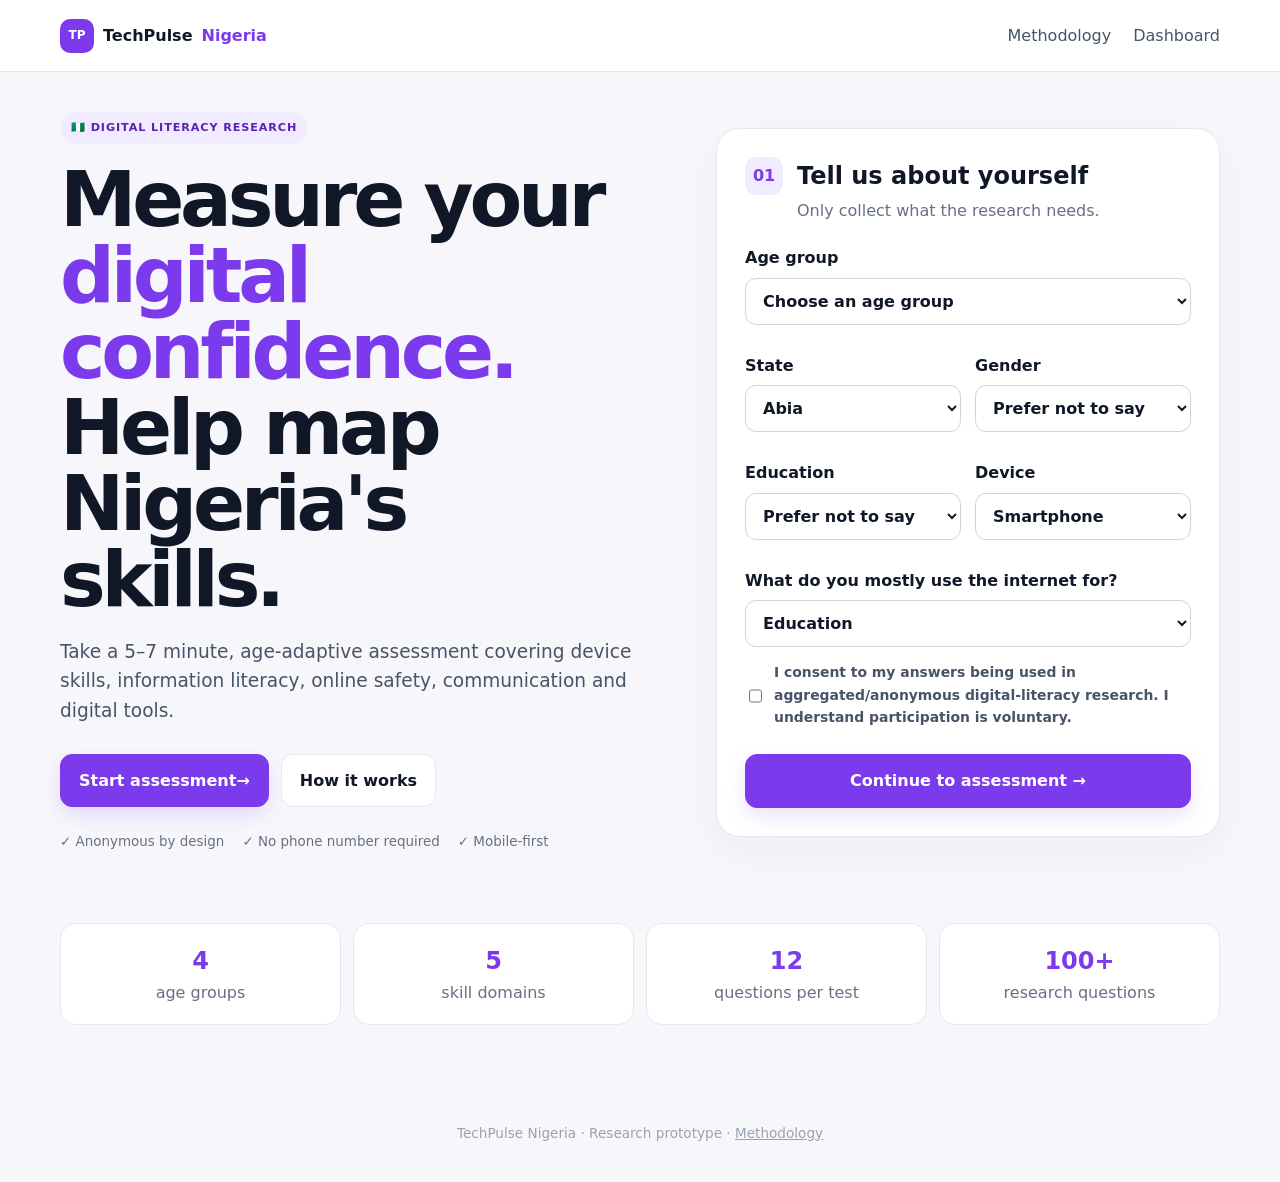
<file: index.html>
<!doctype html><html lang="en"><head><meta charset="utf-8"><meta name="viewport" content="width=device-width,initial-scale=1"><meta name="description" content="TechPulse Nigeria — age-adaptive digital literacy research assessment"><title>TechPulse Nigeria | Digital Literacy Index</title><link rel="stylesheet" href="css/style.css"></head><body>
<header class="nav"><a class="brand" href="index.html"><span class="logo">TP</span> TechPulse <em>Nigeria</em></a><nav><a href="idea.html">Methodology</a><a href="admin.html">Dashboard</a></nav></header>
<main class="container hero"><section class="hero-copy"><span class="pill">🇳🇬 DIGITAL LITERACY RESEARCH</span><h1>Measure your <span>digital confidence.</span> Help map Nigeria's skills.</h1><p>Take a 5–7 minute, age-adaptive assessment covering device skills, information literacy, online safety, communication and digital tools.</p><div class="hero-actions"><a class="btn" href="#start">Start assessment <b>→</b></a><a class="ghost" href="idea.html">How it works</a></div><div class="trust"><span>✓ Anonymous by design</span><span>✓ No phone number required</span><span>✓ Mobile-first</span></div></section>
<section class="card start" id="start"><div class="card-head"><span class="step">01</span><div><h2>Tell us about yourself</h2><p>Only collect what the research needs.</p></div></div><form id="startForm">
<label>Age group<select id="ageGroup" required><option value="">Choose an age group</option><option value="8-12">8–12</option><option value="13-19">13–19</option><option value="20-40">20–40</option><option value="50-80">50–80</option></select></label>
<div class="two"><label>State<select id="state" required></select></label><label>Gender<select id="gender"><option value="">Prefer not to say</option><option>Female</option><option>Male</option><option>Other</option></select></label></div>
<div class="two"><label>Education<select id="education"><option value="">Prefer not to say</option><option>Primary</option><option>Secondary</option><option>Undergraduate</option><option>Graduate</option><option>Postgraduate</option><option>Other</option></select></label><label>Device<select id="device"><option>Smartphone</option><option>Feature phone</option><option>Laptop/Desktop</option><option>Tablet</option></select></label></div>
<label>What do you mostly use the internet for?<select id="activity"><option>Education</option><option>Social media</option><option>Work/business</option><option>Digital payments</option><option>Entertainment</option><option>News/research</option></select></label>
<label class="consent"><input id="consent" type="checkbox" required><span>I consent to my answers being used in aggregated/anonymous digital-literacy research. I understand participation is voluntary.</span></label>
<button class="btn full">Continue to assessment →</button></form></section></main>
<section class="container strip"><div><b>4</b><span>age groups</span></div><div><b>5</b><span>skill domains</span></div><div><b>12</b><span>questions per test</span></div><div><b>100+</b><span>research questions</span></div></section><footer>TechPulse Nigeria · Research prototype · <a href="idea.html">Methodology</a></footer><script src="js/config.js"></script><script src="js/app.js"></script></body></html>
</file>
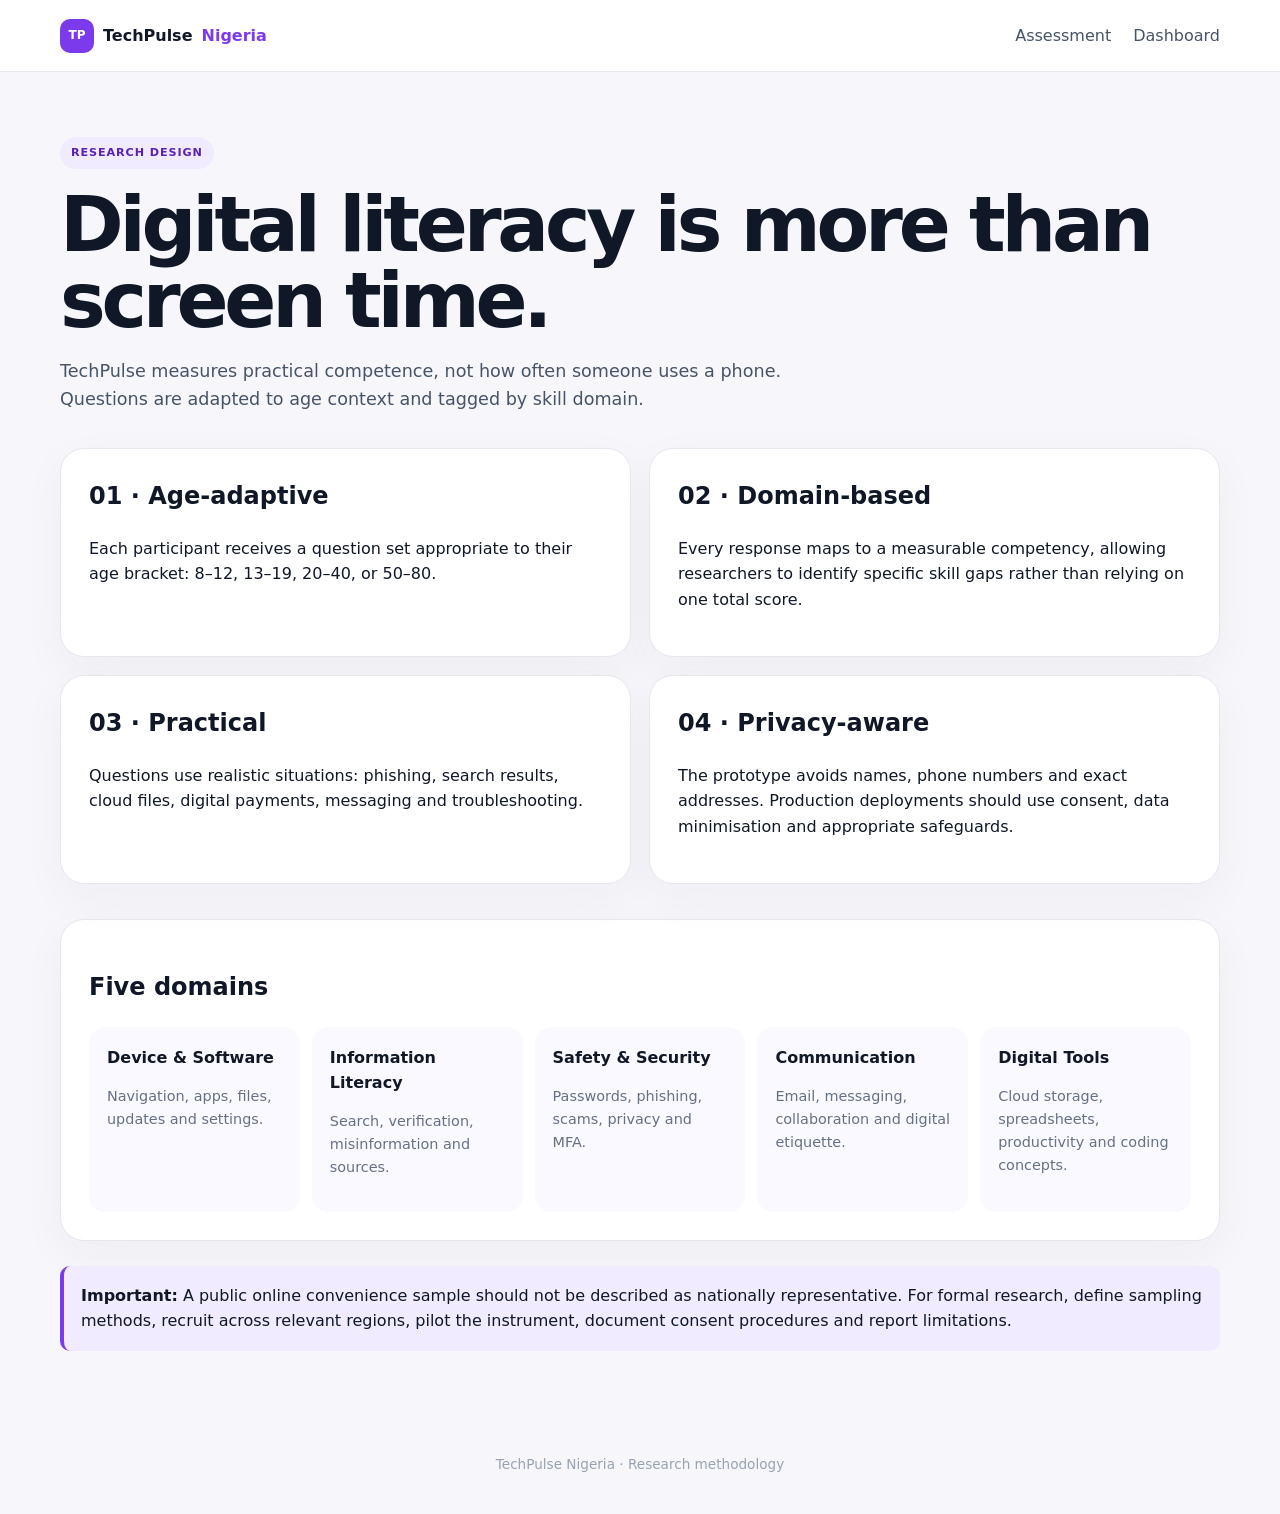
<file: idea.html>
<!doctype html><html lang="en"><head><meta charset="utf-8"><meta name="viewport" content="width=device-width,initial-scale=1"><title>Methodology | TechPulse Nigeria</title><link rel="stylesheet" href="css/style.css"></head><body><header class="nav"><a class="brand" href="index.html"><span class="logo">TP</span> TechPulse <em>Nigeria</em></a><nav><a href="index.html">Assessment</a><a href="admin.html">Dashboard</a></nav></header><main class="container page"><span class="pill">RESEARCH DESIGN</span><h1>Digital literacy is more than screen time.</h1><p class="lead">TechPulse measures practical competence, not how often someone uses a phone. Questions are adapted to age context and tagged by skill domain.</p><div class="grid2"><article class="card"><h2>01 · Age-adaptive</h2><p>Each participant receives a question set appropriate to their age bracket: 8–12, 13–19, 20–40, or 50–80.</p></article><article class="card"><h2>02 · Domain-based</h2><p>Every response maps to a measurable competency, allowing researchers to identify specific skill gaps rather than relying on one total score.</p></article><article class="card"><h2>03 · Practical</h2><p>Questions use realistic situations: phishing, search results, cloud files, digital payments, messaging and troubleshooting.</p></article><article class="card"><h2>04 · Privacy-aware</h2><p>The prototype avoids names, phone numbers and exact addresses. Production deployments should use consent, data minimisation and appropriate safeguards.</p></article></div>
<section class="card"><h2>Five domains</h2><div class="domain-grid"><div><b>Device & Software</b><p>Navigation, apps, files, updates and settings.</p></div><div><b>Information Literacy</b><p>Search, verification, misinformation and sources.</p></div><div><b>Safety & Security</b><p>Passwords, phishing, scams, privacy and MFA.</p></div><div><b>Communication</b><p>Email, messaging, collaboration and digital etiquette.</p></div><div><b>Digital Tools</b><p>Cloud storage, spreadsheets, productivity and coding concepts.</p></div></div></section>
<div class="notice"><b>Important:</b> A public online convenience sample should not be described as nationally representative. For formal research, define sampling methods, recruit across relevant regions, pilot the instrument, document consent procedures and report limitations.</div></main><footer>TechPulse Nigeria · Research methodology</footer></body></html>
</file>
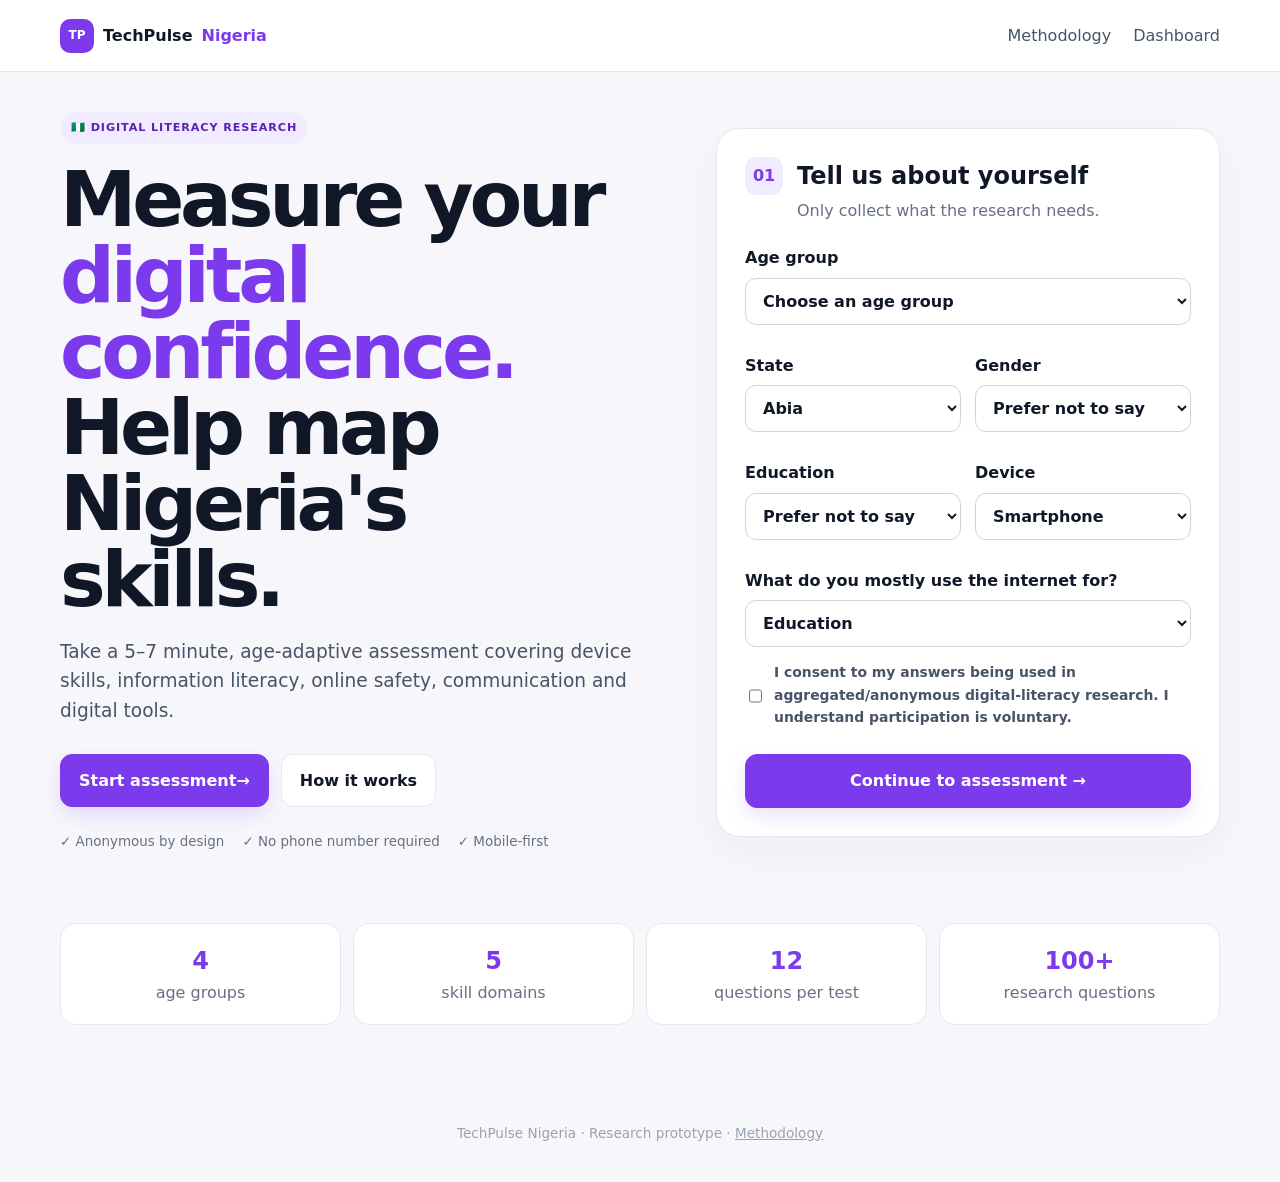
<file: results.html>
<!doctype html><html lang="en"><head><meta charset="utf-8"><meta name="viewport" content="width=device-width,initial-scale=1"><title>Your Results | TechPulse Nigeria</title><link rel="stylesheet" href="css/style.css"></head><body><header class="nav"><a class="brand" href="index.html"><span class="logo">TP</span> TechPulse <em>Nigeria</em></a><nav><a href="idea.html">Methodology</a><a href="index.html">Retake</a></nav></header><main class="container page"><section class="result card"><div class="score"><span>YOUR SCORE</span><b id="score">0%</b><small id="level">—</small></div><div><span class="pill">ASSESSMENT COMPLETE</span><h1 id="headline">Your digital profile</h1><p id="summary" class="lead"></p></div></section><h2>Skill profile</h2><section id="domains" class="domain-list"></section><section class="card"><h2>Recommended next steps</h2><div id="tips"></div></section><div class="hero-actions"><a class="btn" href="index.html">Take again</a><button class="ghost" id="print">Save / print results</button></div></main><footer>TechPulse Nigeria · Your result is informational, not a formal certification.</footer><script src="js/results.js"></script></body></html>
</file>
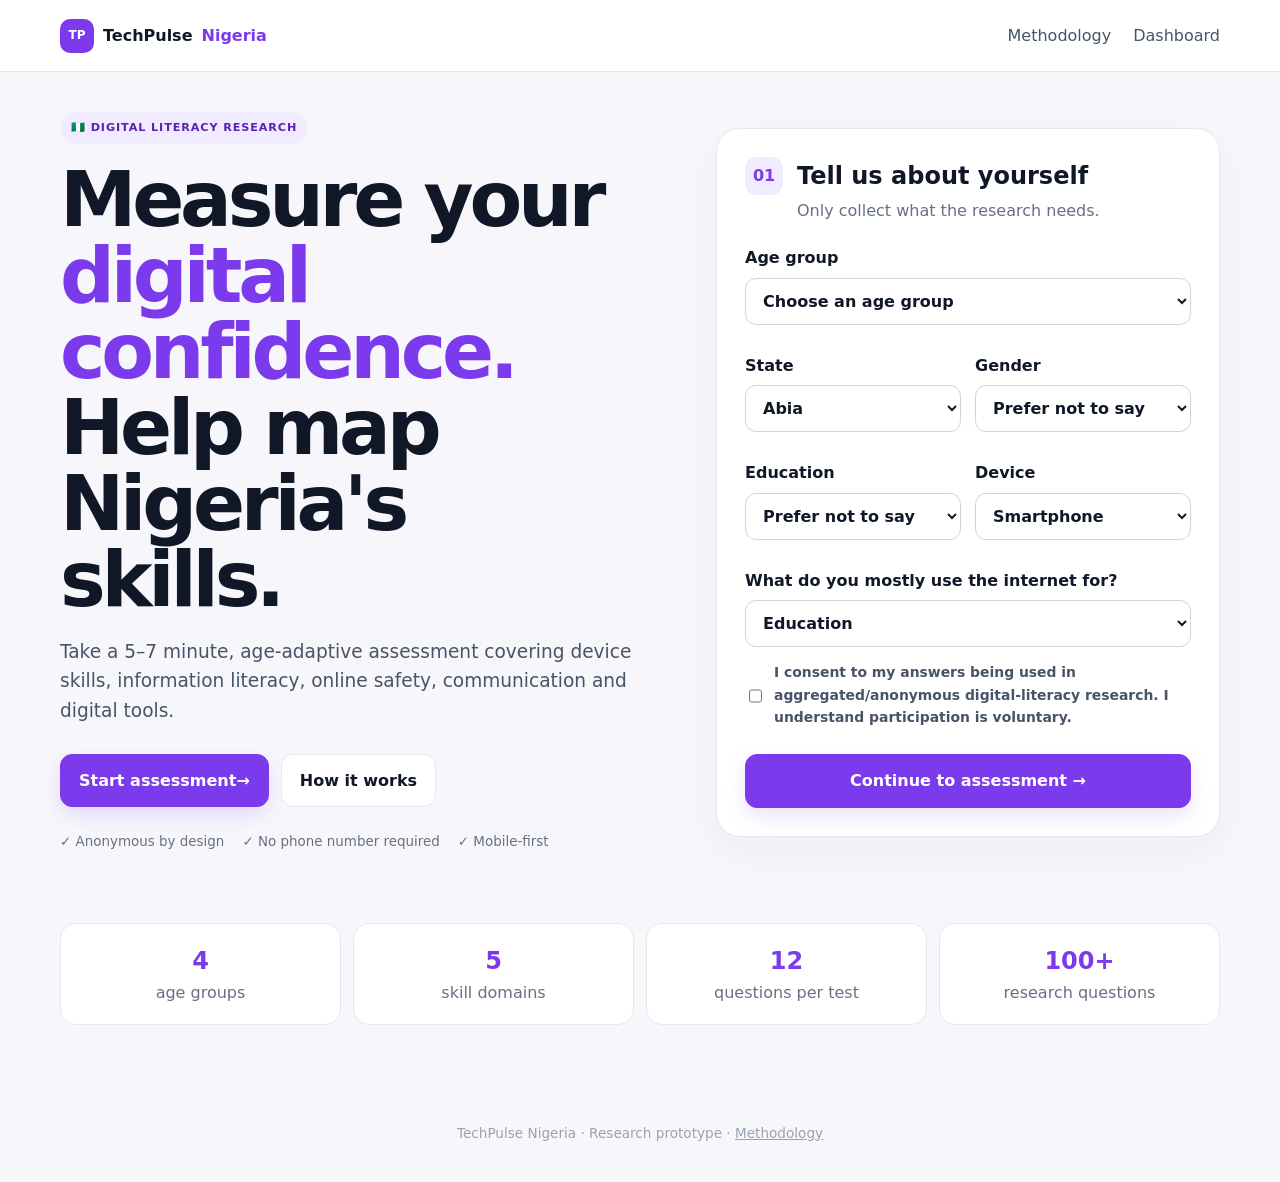
<file: test.html>
<!doctype html><html lang="en"><head><meta charset="utf-8"><meta name="viewport" content="width=device-width,initial-scale=1"><title>Assessment | TechPulse Nigeria</title><link rel="stylesheet" href="css/style.css"></head><body><header class="nav compact"><a class="brand" href="index.html"><span class="logo">TP</span> TechPulse <em>Nigeria</em></a><span id="ageBadge" class="pill"></span></header><main class="container test"><div class="test-top"><div><small id="counter">Question 1 of 12</small><div class="progress"><i id="bar"></i></div></div><strong id="percent">0%</strong></div><section class="card quiz"><span id="domain" class="eyebrow">DOMAIN</span><h1 id="question">Loading…</h1><div id="options" class="options"></div><div class="quiz-foot"><button id="back" class="ghost" disabled>← Back</button><button id="next" class="btn" disabled>Next →</button></div></section><p class="center muted">Your answers are saved only for completing this assessment.</p></main><script src="js/config.js"></script><script src="js/questions.js"></script><script src="js/test.js"></script></body></html>
</file>
<file: css/style.css>
:root{--p:#7c3aed;--p2:#a78bfa;--ink:#101828;--muted:#667085;--bg:#f7f7fb;--card:#fff;--line:#e8e6ef;--soft:#f0ebff;--good:#087443;--danger:#b42318}*{box-sizing:border-box}html{scroll-behavior:smooth}body{margin:0;background:var(--bg);color:var(--ink);font-family:Inter,ui-sans-serif,system-ui,-apple-system,BlinkMacSystemFont,"Segoe UI",sans-serif;line-height:1.6}.nav{height:72px;background:#fff;border-bottom:1px solid var(--line);display:flex;align-items:center;justify-content:space-between;padding:0 max(18px,calc((100% - 1160px)/2));position:sticky;top:0;z-index:5}.nav.compact{position:static}.brand{display:flex;align-items:center;gap:9px;text-decoration:none;color:var(--ink);font-weight:900}.brand em{font-style:normal;color:var(--p)}.logo{width:34px;height:34px;border-radius:10px;background:var(--p);color:#fff;display:grid;place-items:center;font-size:.75rem}nav{display:flex;gap:22px;align-items:center}nav a,.linkbtn{color:#475467;text-decoration:none;background:none;border:0;font:inherit;cursor:pointer}.container{width:min(1160px,calc(100% - 32px));margin:auto}.hero{min-height:calc(100vh - 72px);display:grid;grid-template-columns:1fr .86fr;gap:70px;align-items:center;padding-top:40px;padding-bottom:70px}.hero-copy h1,.page>h1{font-size:clamp(2.7rem,6vw,5.4rem);line-height:.99;letter-spacing:-.055em;margin:18px 0}.hero-copy h1 span{color:var(--p)}.hero-copy>p{font-size:1.16rem;color:#475467;max-width:650px}.pill{display:inline-flex;align-items:center;background:var(--soft);color:#5b21b6;border-radius:999px;padding:7px 11px;font-weight:800;font-size:.7rem;letter-spacing:.08em}.hero-actions{display:flex;gap:12px;align-items:center;margin-top:28px}.btn,.ghost{display:inline-flex;align-items:center;justify-content:center;border-radius:12px;padding:13px 18px;font:inherit;font-weight:800;text-decoration:none;cursor:pointer}.btn{border:1px solid var(--p);background:var(--p);color:#fff;box-shadow:0 8px 20px #7c3aed25}.ghost{border:1px solid var(--line);background:#fff;color:var(--ink)}button.btn:disabled{opacity:.45;cursor:not-allowed}.trust{display:flex;gap:18px;flex-wrap:wrap;margin-top:24px;color:#667085;font-size:.84rem}.card{background:var(--card);border:1px solid var(--line);border-radius:24px;padding:28px;box-shadow:0 14px 45px #1018280b}.start{scroll-margin-top:90px}.card-head{display:flex;gap:14px;align-items:flex-start;margin-bottom:18px}.card-head h2{margin:0}.card-head p{margin:3px 0;color:var(--muted)}.step{width:38px;height:38px;border-radius:12px;background:var(--soft);color:var(--p);display:grid;place-items:center;font-weight:900}.two{display:grid;grid-template-columns:1fr 1fr;gap:14px}label{display:block;font-weight:700;margin:14px 0}select,input{width:100%;margin-top:7px;padding:12px 13px;border:1px solid #d0d5dd;border-radius:11px;background:#fff;font:inherit;color:var(--ink)}.consent{display:flex;gap:9px;font-size:.87rem;color:#475467}.consent input{width:auto;margin-top:6px}.full{width:100%;margin-top:12px}.strip{display:grid;grid-template-columns:repeat(4,1fr);gap:12px;margin-bottom:60px}.strip div{background:#fff;border:1px solid var(--line);border-radius:16px;padding:18px;text-align:center}.strip b,.strip span{display:block}.strip b{font-size:1.5rem;color:var(--p)}.strip span,.muted{color:var(--muted)}footer{text-align:center;color:#98a2b3;padding:38px 18px;font-size:.85rem}footer a{color:inherit}.page{padding:65px 0}.lead{font-size:1.1rem;color:#475467;max-width:800px}.grid2{display:grid;grid-template-columns:1fr 1fr;gap:18px;margin:35px 0}.grid2 article h2{margin-top:0}.domain-grid{display:grid;grid-template-columns:repeat(5,1fr);gap:12px}.domain-grid div{background:#faf9ff;border-radius:16px;padding:18px}.domain-grid b{display:block}.domain-grid p{color:#667085;font-size:.9rem}.notice{margin-top:25px;background:#f0ebff;border-left:4px solid var(--p);padding:17px;border-radius:10px}.test{max-width:900px;padding:40px 0 80px}.test-top{display:grid;grid-template-columns:1fr 55px;gap:18px;align-items:center;margin-bottom:20px}.test-top>div{display:grid;gap:9px}.progress,.mini{height:9px;background:#e9e7ef;border-radius:99px;overflow:hidden}.progress i,.mini i,.bar-track i{display:block;height:100%;background:var(--p);border-radius:99px;transition:.25s}.quiz h1{font-size:clamp(1.7rem,4vw,2.8rem);line-height:1.15;letter-spacing:-.03em}.options{display:grid;gap:11px;margin:25px 0}.option{border:1px solid var(--line);background:#fff;text-align:left;border-radius:14px;padding:16px;font:inherit;cursor:pointer}.option:hover,.option.selected{border-color:var(--p);background:#f7f3ff}.quiz-foot{display:flex;justify-content:space-between;gap:12px}.center{text-align:center}.eyebrow{font-weight:900;color:var(--p);font-size:.72rem;letter-spacing:.1em}.result{display:flex;align-items:center;gap:35px;margin-bottom:35px}.score{width:170px;height:170px;border-radius:50%;border:13px solid var(--p2);background:var(--soft);display:flex;flex-direction:column;justify-content:center;align-items:center;flex-shrink:0}.score span,.score small{font-size:.72rem;color:#667085}.score b{font-size:2.5rem;line-height:1}.domain-list{display:grid;grid-template-columns:repeat(2,1fr);gap:15px;margin:20px 0 32px}.domain{background:#fff;border:1px solid var(--line);border-radius:16px;padding:18px}.domain>div:first-child{display:flex;justify-content:space-between}.domain strong{color:var(--p)}.domain small{color:#667085}.mini{margin:10px 0}.metrics{display:grid;grid-template-columns:repeat(4,1fr);gap:15px;margin:25px 0}.metric span{color:#667085}.metric b{display:block;font-size:2rem;color:var(--p)}.dash-head,.section-head{display:flex;justify-content:space-between;gap:20px;align-items:center}.login{max-width:520px;margin:30px auto}.error{color:var(--danger)}.bars{display:grid;gap:13px}.bar-row{display:grid;grid-template-columns:125px 1fr 55px;gap:10px;align-items:center}.bar-track{height:12px;background:#eee;border-radius:99px;overflow:hidden}.bar-row b{text-align:right}.linkbtn{padding:5px}.linkbtn:hover{color:var(--p)}code{background:#f2f4f7;padding:2px 5px;border-radius:5px}@media(max-width:850px){.hero{grid-template-columns:1fr;gap:35px}.domain-grid{grid-template-columns:1fr 1fr}.metrics{grid-template-columns:1fr 1fr}.grid2{grid-template-columns:1fr}}@media(max-width:600px){.nav{height:64px}.nav nav a:first-child{display:none}.hero{padding-top:30px}.hero-copy h1,.page>h1{font-size:clamp(2.4rem,13vw,4rem)}.two,.grid2,.domain-list,.metrics{grid-template-columns:1fr}.domain-grid{grid-template-columns:1fr}.strip{grid-template-columns:1fr 1fr}.result{flex-direction:column;align-items:flex-start}.bar-row{grid-template-columns:90px 1fr 45px}.dash-head{align-items:flex-start;flex-direction:column}}@media print{.nav,footer,.hero-actions,.notice{display:none!important}.page{padding:0}.card{box-shadow:none}.result{border:0}}
</file>
